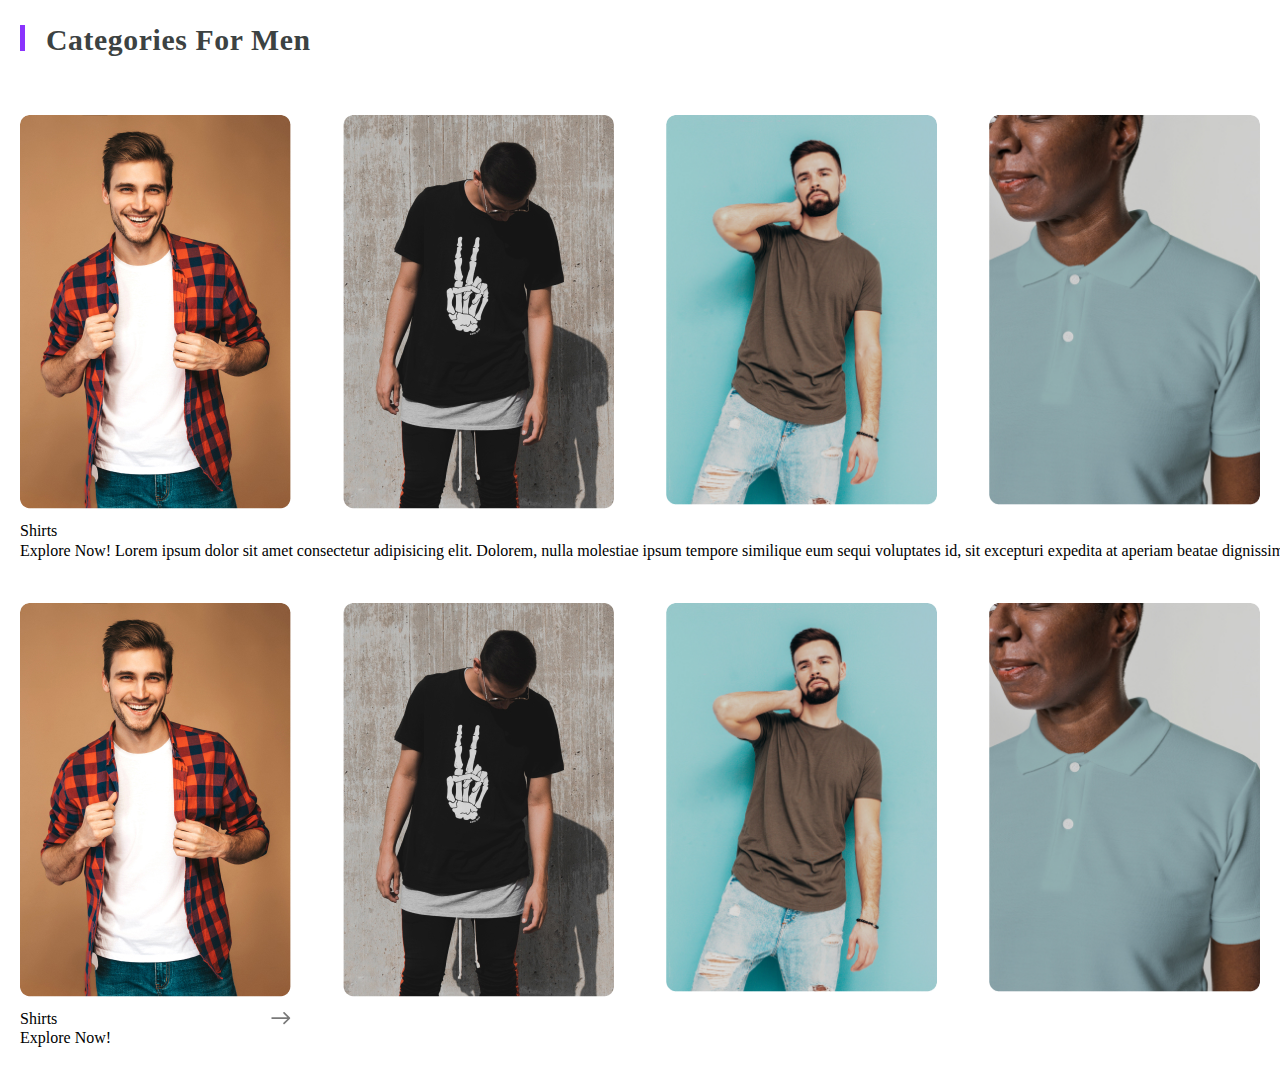
<file: lesson15_homework/index.html>
<!DOCTYPE html>
<!-- Ukraine - uk- -->
<!-- Мова не визначенна - zxx -->
<!-- чи гуглимо lang-kodu-mov -->
<html lang="uk">

<head>

	<link rel="stylesheet" href="css/style.css">
	<meta charset="UTF-8">
	<meta name="viewport" content="width=device-width, initial-scale=1.0">
	<title>lesson_2_html_main_tags</title>
</head>

<body>
	<div class="wrapper">
		<div class="container">
			<header class="header"></header>
			<main class="main">
				<section class="content">
					<div class="content__header">
						<div class="content__title">
							<h2>Categories For Men</h2>
						</div>
					</div>
					<div class="content__body product-cards">
						<div class="product-cards__row card">
							<div class="card__body">
								<div class="card__image">
									<img src="img/photos/photo1.jpg" alt="" class="image-card">
								</div>
								<div class="card__content">
									<div class="card__description">
										<h4 class="card__title">Shirts</h4>
										<div class="card__text">
											<p>Explore Now! Lorem ipsum dolor sit amet consectetur adipisicing elit. Dolorem, nulla
												molestiae ipsum tempore similique eum sequi voluptates id, sit excepturi expedita at
												aperiam beatae dignissimos alias facilis reprehenderit! Quam, hic.</p>
										</div>
									</div>
									<a class="card__link">
										<img src="img/icons/Arrow 1.svg" alt="">
									</a>
								</div>
							</div>
							<div class="card__body">
								<div class="card__image">
									<img src="img/photos/photo2.jpg" alt="" class="image-card">
								</div>
								<div class="card__content">
									<div class="card__description">

									</div>
									<div class="card__icon">

									</div>
								</div>
							</div>
							<div class="card__body">
								<div class="card__image">
									<img src="img/photos/photo3.jpg" alt="" class="image-card">
								</div>
								<div class="card__content">
									<div class="card__description">

									</div>
									<div class="card__icon">

									</div>
								</div>
							</div>
							<div class="card__body">
								<div class="card__image">
									<img src="img/photos/photo4.jpg" alt="" class="image-card">
								</div>
								<div class="card__content">
									<div class="card__description">

									</div>
									<div class="card__link">

									</div>
								</div>
							</div>
						</div>
						<div class="product-cards__row card">
							<div class="card__body">
								<div class="card__image">
									<img src="img/photos/photo1.jpg" alt="" class="image-card">
								</div>
								<div class="card__content">
									<div class="card__description">
										<h4 class="card__title">Shirts</h4>
										<div class="card__text">
											<p>Explore Now!</p>
										</div>
									</div>
									<div class="card__icon">
										<img src="img/icons/Arrow 1.svg" alt="">
									</div>
								</div>
							</div>
							<div class="card__body">
								<div class="card__image">
									<img src="img/photos/photo2.jpg" alt="" class="image-card">
								</div>
								<div class="card__content">
									<div class="card__description">

									</div>
									<div class="card__icon">

									</div>
								</div>
							</div>
							<div class="card__body">
								<div class="card__image">
									<img src="img/photos/photo3.jpg" alt="" class="image-card">
								</div>
								<div class="card__content">
									<div class="card__description">

									</div>
									<div class="card__icon">

									</div>
								</div>
							</div>
							<div class="card__body">
								<div class="card__image">
									<img src="img/photos/photo4.jpg" alt="" class="image-card">
								</div>
								<div class="card__content">
									<div class="card__description">

									</div>
									<div class="card__icon">

									</div>
								</div>
							</div>
						</div>
					</div>
				</section>
			</main>
			<footer class="footer"></footer>

		</div>
	</div>
</body>
</file>
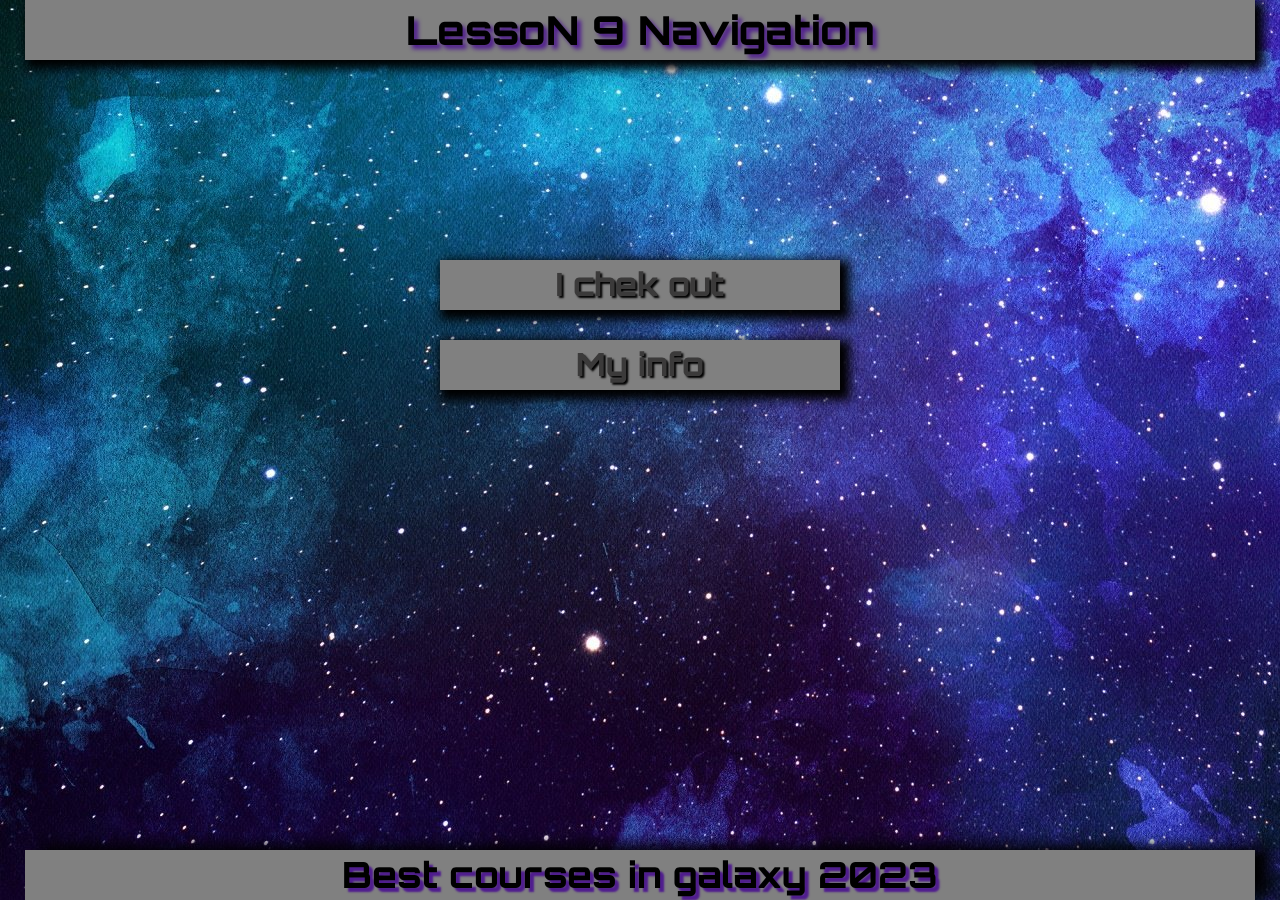
<file: lesson16_homework/index.html>
<!DOCTYPE html>
<html lang="uk">

<head>
	<link rel="stylesheet" href="css/indexstyle.css">
	<meta charset="UTF-8">
	<meta name="viewport" content="width=device-width, initial-scale=1.0">
	<title>Navigation</title>
</head>

<body>
	<div class="wrapper">
		<div class="general-container">
			<nav class="nav">
				<div class="title">
					<h1>
						LessoN 9
						Navigation
					</h1>
				</div>
			</nav>
			<main class="main">
				<div class="main__container">

					<ul class="list">
						<li class="list__item"><a target="I chek out" href="I-chek-out.html" class="link">I chek out
							</a></li>
						<li class="list__item"><a target="My info" href="myinfo.html" class="link">My info</a></li>

					</ul>
				</div>
			</main>
			<footer class="footer">
				<div class="footer__container">
					<div class="footerlogo">
						Best courses in galaxy 2023
					</div>
				</div>
			</footer>
		</div>
	</div>
</body>

</html>
</file>
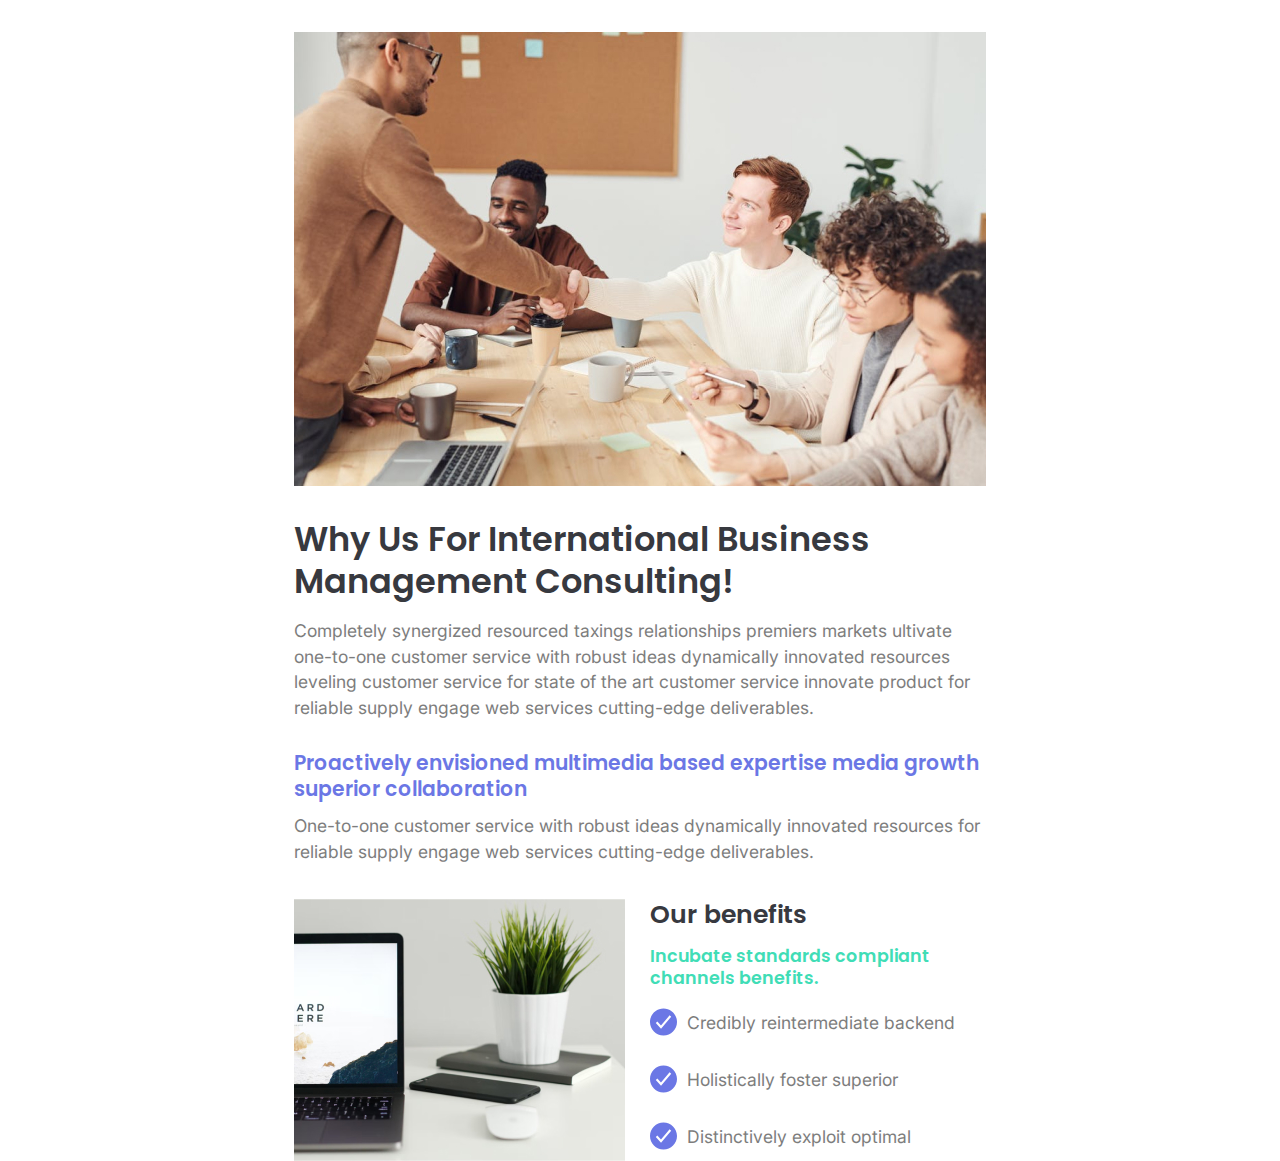
<file: lesson6_homework/index.html>
<!DOCTYPE html>
<!-- Ukraine - uk- -->
<!-- Мова не визначенна - zxx -->
<!-- чи гуглимо lang-kodu-mov -->
<html lang="uk">

<head>

	<link rel="stylesheet" href="css/style.css">
	<meta charset="UTF-8">
	<meta name="viewport" content="width=device-width, initial-scale=1.0">
	<title>lesson6</title>
</head>

<body>

	<div class="wrapper">
		<div class="container">
			<div class="why-us">
				<div class="title">
					<img class="main-image" src="img/main.jpg" alt="main-image">
					<h1>
						Why Us For International Business Management Consulting!
					</h1>
					<p>
						Completely synergized resourced taxings relationships premiers markets ultivate one-to-one customer
						service with robust
						ideas dynamically innovated resources leveling customer service for state of the art customer service
						innovate product
						for reliable supply engage web services cutting-edge deliverables.
					</p>
				</div>
				<div class="subtitle">
					<h2>
						Proactively envisioned multimedia based expertise media growth superior collaboration
					</h2>
					<p>
						One-to-one customer service with robust ideas dynamically innovated resources for reliable supply
						engage web services
						cutting-edge deliverables.
					</p>
				</div>
				<div class="benefits">

					<div class="description">

					</div>
					<div class="benefits__row">
						<div class="image">
							<img src="img/side left.jpg" alt="side left-image">
						</div>
						<div class="benefits-rightside">
							<div class="benefits__title">
								<h2>
									Our benefits
								</h2>
								
								<div class="benefits__subtitle">
									Incubate standards compliant
									channels benefits.
								</div>
								<div class="benefits__list">
									<ul class="list__item">
										<li class="item-list cheked">Credibly reintermediate backend</li>
										<li class="item-list cheked">Holistically foster superior</li>
										<li class="item-list cheked">Distinctively exploit optimal</li>
									</ul>
								</div>
							</div>
						</div>
					</div>

				</div>


			</div>
		</div>
</body>
</file>
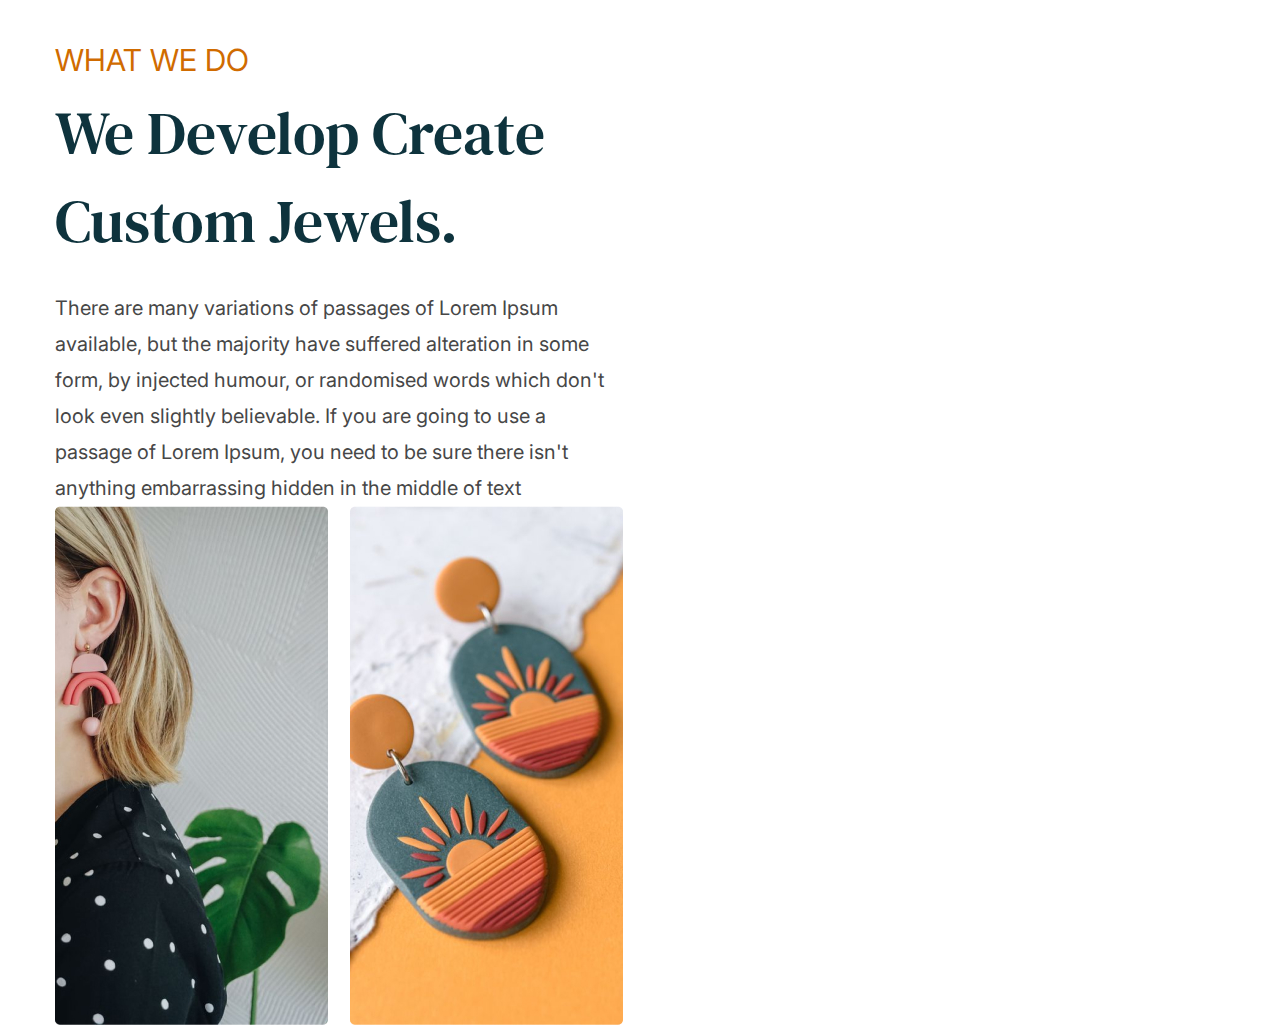
<file: lesson6_homework_part 2.1/index.html>
<!DOCTYPE html>
<!-- Ukraine - uk- -->
<!-- Мова не визначенна - zxx -->
<!-- чи гуглимо lang-kodu-mov -->
<html lang="uk">

<head>
	<link rel="stylesheet" href="css/style.css">
	<meta charset="UTF-8">
	<meta name="viewport" content="width=device-width, initial-scale=1.0">
	<title>lesson_6 homework</title>
</head>

<body>
	<div class="wrapper">
		<div class="container">
			<header class="header">
			</header>
			<main class="main">
				<section class="we-develope">
					<div class="we-develope__left">
						<h1 class="header__title">
							WHAT WE DO
						</h1>
						<div class="we-develope__subtitle">
							<h2>
								We Develop Create Custom Jewels.
							</h2>
						</div>
						<div class="text">
							<p>There are many variations of passages of Lorem Ipsum available, but the majority have suffered
								alteration in some form,
								by injected humour, or randomised words which don't look even slightly believable. If you are
								going
								to
								use a passage of
								Lorem Ipsum, you need to be sure there isn't anything embarrassing hidden in the middle of text
							</p>
						</div>
					</div>
					<div class="images-develope">
						<img class="image-develope" src="img/Rectangle 23.jpg" alt="">
						<img class="image-develope" src="img/Rectangle 22.jpg" alt="">
					</div>
				</section>
			</main>
			<footer>

			</footer>
		</div>
	</div>

</body>
</file>
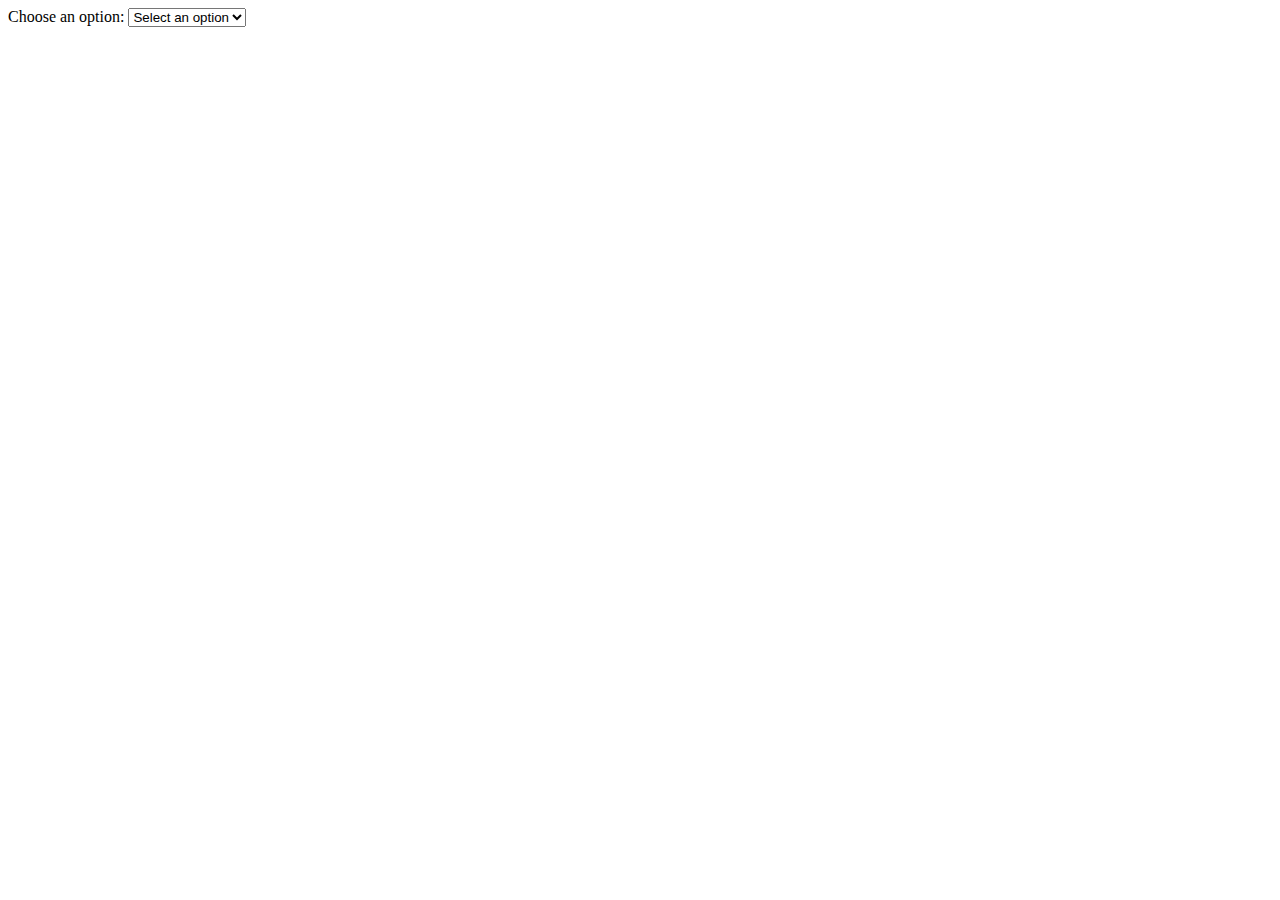
<file: lesson16_homework/Empty Select (example).html>
<!DOCTYPE html>
<html lang="en">

<head>
	<meta charset="UTF-8">
	<meta name="viewport" content="width=device-width, initial-scale=1.0">
	<title>Empty Select on Focus</title>
	<style>
		/* Установка плейсхолдера для select */
		select option[value=""]:first-child {
			color: #999;
			/* Цвет текста плейсхолдера */
			display: none;
			/* Скрытие пустого элемента */
		}

		/* Стилизация плейсхолдера при фокусе */
		select:focus option[value=""]:first-child {
			display: block;
			/* Отображение плейсхолдера при фокусе */
		}
	</style>
</head>

<body>

	<!-- Пример пустого select с плейсхолдером -->
	<label for="mySelect">Choose an option:</label>
	<select id="mySelect">
		<option value="" disabled selected>Select an option</option>
		<option value="option1">Option 1</option>
		<option value="option2">Option 2</option>
		<option value="option3">Option 3</option>
	</select>

</body>

</html>
</file>
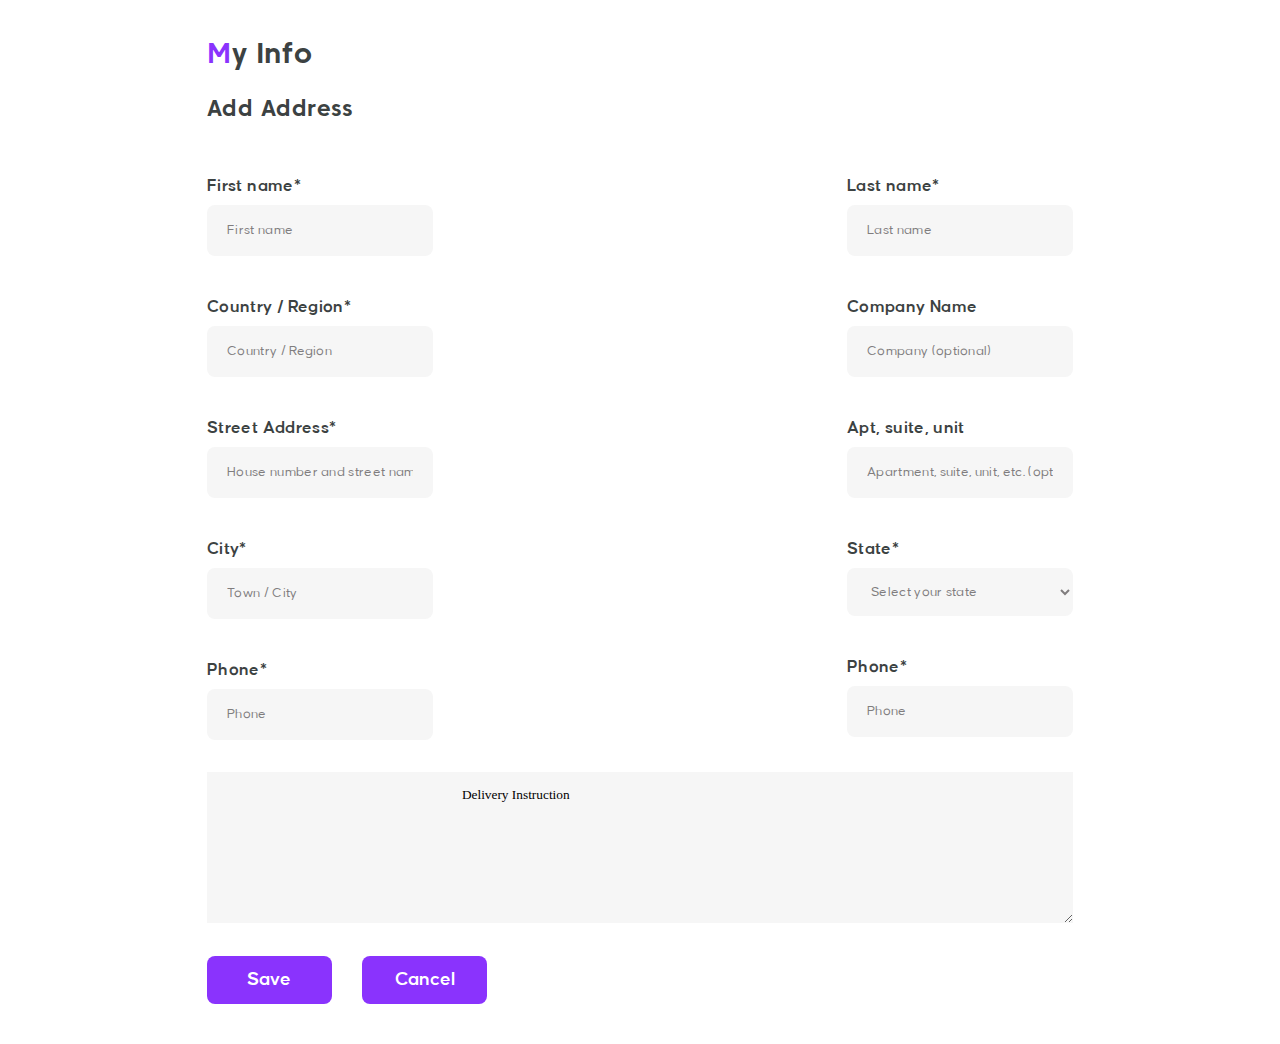
<file: lesson16_homework/myinfo.html>
<!DOCTYPE html>
<html lang="en">

<head>
	<link rel="stylesheet" href="css/myinfo.css">
	<meta charset="UTF-8">
	<meta name="viewport" content="width=device-width, initial-scale=1.0">
	<title>Document</title>
</head>

<body>
	<div class="wrapper">
		<div class="container">
			<header class="header"></header>
			<main class="main">
				<div class="form-container">
					<div class="form__titles">
						<h2>My Info</h2>
						<h3>Add Address</h3>
					</div>
					<form class="form__body form">
						<div class="form__row">
							<div class="leftside">
								<div class="form-name" action="#" method="GET">
									<div class="input-group">
										<label class="input-group__label" for="firstname">First name*</label>
										<input class="input-group__line-input" id="firstname" tabindex="1" name="firstname"
											type="text" autocomplete="on" placeholder="First name" required>
									</div>
									<div class="input-group">
										<label class="input-group__label" for="country">Country / Region*</label>
										<input class="input-group__line-input" id="country" name="country" tabindex="3"
											type="text" autocomplete="on" placeholder="Country / Region">
									</div>
									<div class="input-group">
										<label class="input-group__label" for="street">Street Address*</label>
										<input class="input-group__line-input" id="street" name="street" tabindex="5" type="text"
											autocomplete="on" placeholder="House number and street name">
									</div>
									<div class="input-group">
										<label class="input-group__label" for="city">City*</label>
										<input class="input-group__line-input" id="city" name="city" tabindex="7" type="text"
											autocomplete="on" placeholder="Town / City">
									</div>
									<div class="input-group">
										<label class="input-group__label" for="city">Phone*</label>
										<input class="input-group__line-input" id="phone" name="phone" tabindex="9" type="tel"
											autocomplete="on" placeholder="Phone">
									</div>
								</div>
							</div>
							<div class="rightside">
								<div class="form-name" action="#" method="GET">
									<div class="input-group">
										<label class="input-group__label" for="lastname">Last name*</label>
										<input class="input-group__line-input" id="lastname" tabindex="2" name="lastname"
											type="text" autocomplete="on" placeholder="Last name">
									</div>
									<div class="input-group">
										<label class="input-group__label" for="company">Company Name</label>
										<input class="input-group__line-input" id="company" name="company" tabindex="4"
											type="text" autocomplete="on" placeholder="Company (optional)">
									</div>
									<div class="input-group">
										<label class="input-group__label" for="flat/office">Apt, suite, unit</label>
										<input class="input-group__line-input" id="flat/office" name="flat/office" tabindex="6"
											type="text" autocomplete="on" placeholder="Apartment, suite, unit, etc. (optional)">
									</div>
									<div class="input-group">
										<label class="input-group__label" for="state">State*</label>
										<select class="input-group__line-input" id="state" name="state" tabindex="8" 
											autocomplete="on" placeholder="State">
											<option value="" disabled selected>Select your state</option>
											<option value="1">Alabama</option>
											<option value="2">California</option>
											<option value="3">Colorado</option>
											<option value="4">Connecticut</option>
										</select>
									</div>
									<div class="input-group">
										<label class="input-group__label" for="city">Phone*</label>
										<input class="input-group__line-input" id="phone" name="phone" tabindex="9" type="tel"
											autocomplete="on" placeholder="Phone">
									</div>
								</div>
							</div>
						</div>
						<div class="form__column">
							<div class="form__delivery-instruction">
								<textarea tabindex="11" class="form__textarea" name="Delivery Instruction" id="delivery"
									placeholder="Delivery Instruction">
									Delivery Instruction
								</textarea>
							</div>
							<div class="form__buttons">
								<button class="form__buttton" type="submit">Save</button>
								<button class="form__buttton" type="clear">Cancel</button>
							</div>
						</div>
					</form>
				</div>
			</main>
			<footer class="footer"></footer>
		</div>
	</div>
</body>

</html>
</file>
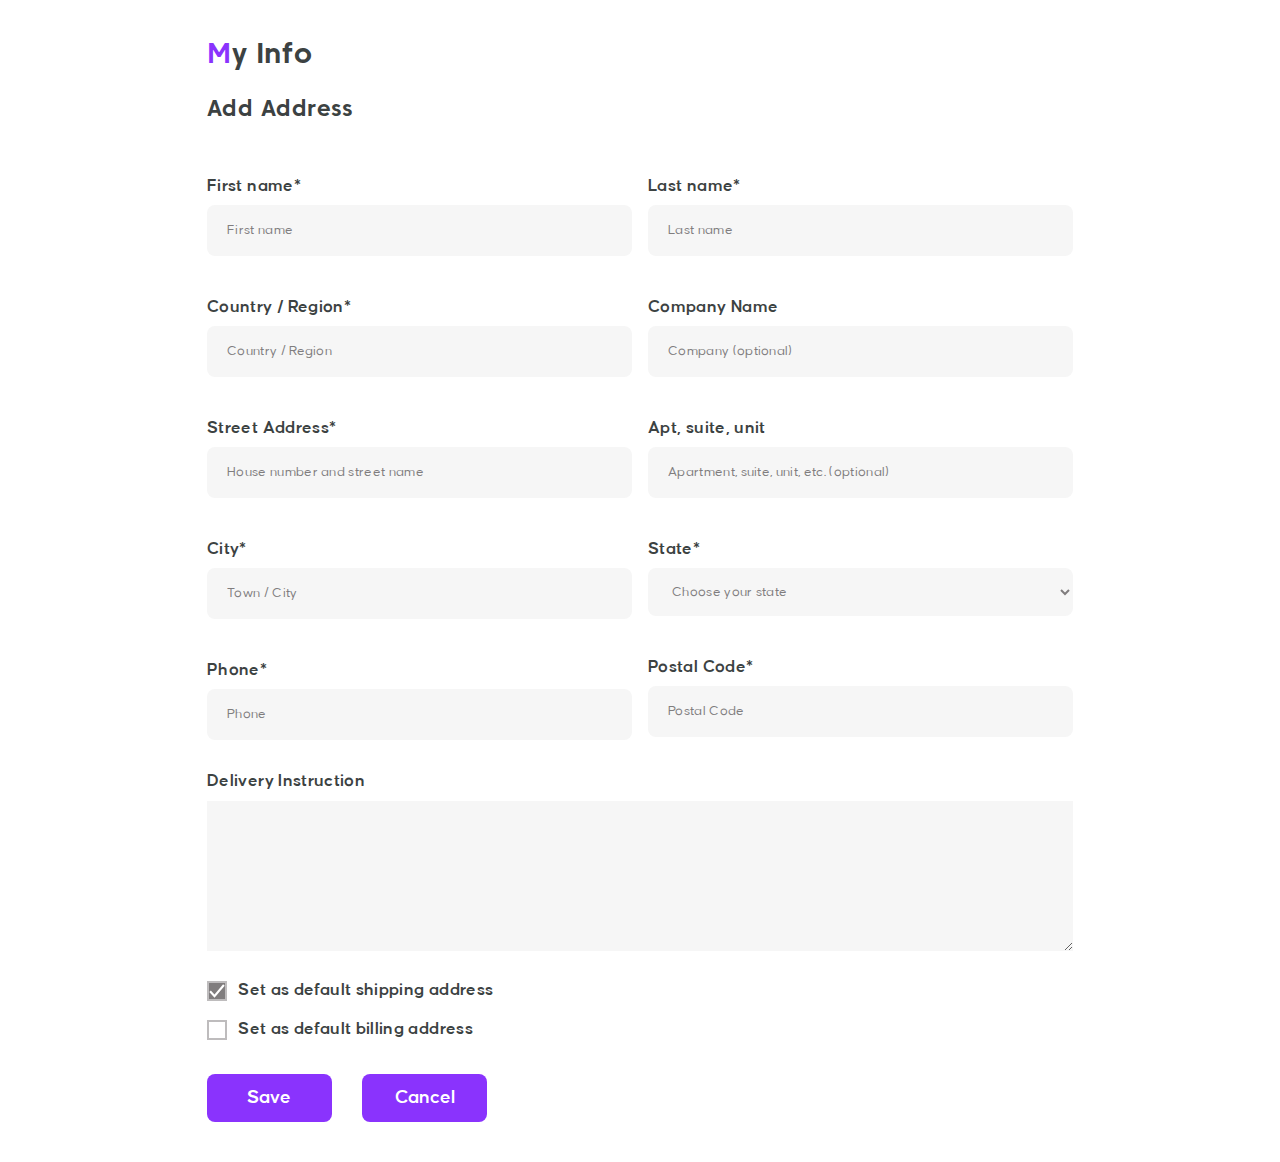
<file: lesson16_homework/myinfo2.html>
<!DOCTYPE html>
<html lang="en">

<head>
	<link rel="stylesheet" href="css/myinfo.css">
	<meta charset="UTF-8">
	<meta name="viewport" content="width=device-width, initial-scale=1.0">
	<title>Document</title>
</head>

<body>
	<div class="wrapper">
		<div class="container">
			<header class="header"></header>
			<main class="main">
				<div class="form">
					<div class="form__titles">
						<h2>My Info</h2>
						<h3>Add Address</h3>
					</div>
					<form class="form__body form">
						<div class="form__row">
							<div class="leftside-forms">
								<div class="form-name">
									<div class="input-group">
										<label class="input-group__label" for="firstname">First name*</label>
										<input class="input-group__line-input" id="firstname" tabindex="1" name="firstname"
											type="text" autocomplete="on" placeholder="First name" required>
									</div>
									<div class="input-group">
										<label class="input-group__label" for="country">Country / Region*</label>
										<input class="input-group__line-input" id="country" name="country" tabindex="3"
											type="text" autocomplete="on" placeholder="Country / Region">
									</div>
									<div class="input-group">
										<label class="input-group__label" for="street">Street Address*</label>
										<input class="input-group__line-input" id="street" name="street" tabindex="5" type="text"
											autocomplete="on" placeholder="House number and street name">
									</div>
									<div class="input-group">
										<label class="input-group__label" for="city">City*</label>
										<input class="input-group__line-input" id="city" name="city" tabindex="7" type="text"
											autocomplete="on" placeholder="Town / City">
									</div>
									<div class="input-group">
										<label class="input-group__label" for="city">Phone*</label>
										<input class="input-group__line-input" id="phone" name="phone" tabindex="9" type="tel"
											autocomplete="on" placeholder="Phone">
									</div>
								</div>
							</div>
							<div class="rightside-forms">
								<div class="form-name" action="#" method="GET">
									<div class="input-group">
										<label class="input-group__label" for="lastname">Last name*</label>
										<input class="input-group__line-input" id="lastname" tabindex="2" name="lastname"
											type="text" autocomplete="on" placeholder="Last name">
									</div>
									<div class="input-group">
										<label class="input-group__label" for="company">Company Name</label>
										<input class="input-group__line-input" id="company" name="company" tabindex="4"
											type="text" autocomplete="on" placeholder="Company (optional)">
									</div>
									<div class="input-group">
										<label class="input-group__label" for="flat/office">Apt, suite, unit</label>
										<input class="input-group__line-input" id="flat/office" name="flat/office" tabindex="6"
											type="text" autocomplete="on" placeholder="Apartment, suite, unit, etc. (optional)">
									</div>
									<div class="input-group">
										<label class="input-group__label" for="state">State*</label>
										<select class="input-group__line-input" id="state" name="state" tabindex="8" required
											autocomplete="on" placeholder="State">
											<option value="0" disabled selected>Choose your state</option>
											<option value="1">Alabama</option>
											<option value="2" disabled>California</option>
											<option value="3">Colorado</option>
											<option value="4">Connecticut</option>
										</select>
									</div>
									<div class="input-group">
										<label class="input-group__label" for="city">Postal Code*</label>
										<input class="input-group__line-input" id="postal-code" name="postal-code" tabindex="10"
											type="number" autocomplete="on" placeholder="Postal Code">
									</div>
								</div>
							</div>
						</div>
						<div class="form__column">
							<div class="form__delivery-instruction delivery">
								<label class="textarea__label" for="delivery">Delivery Instruction</label>
								<textarea class="form__textarea" name="Delivery Instruction" id="delivery"
									placeholder="Delivery Instruction">
								</textarea>
							</div>
							<div class="checkbox">
								<div class="checkbox__body">
									<input id="shipping" class="checkbox__input" name="shipping" type="checkbox" checked>
									<label class="checkbox__label" for="shipping">Set as default shipping address</label>

								</div>
								<div class="checkbox__body">
									<input id="billing" class="checkbox__input" name="shipping" type="checkbox">
									<label class="checkbox__label" for="billing">Set as default billing address</label>

								</div>
							</div>
							<div class="form__buttons">
								<button class="form__buttton" type="submit">Save</button>
								<button class="form__buttton" type="clear">Cancel</button>
							</div>
						</div>
					</form>
				</div>
			</main>
			<footer class="footer"></footer>
		</div>
	</div>
</body>

</html>
</file>
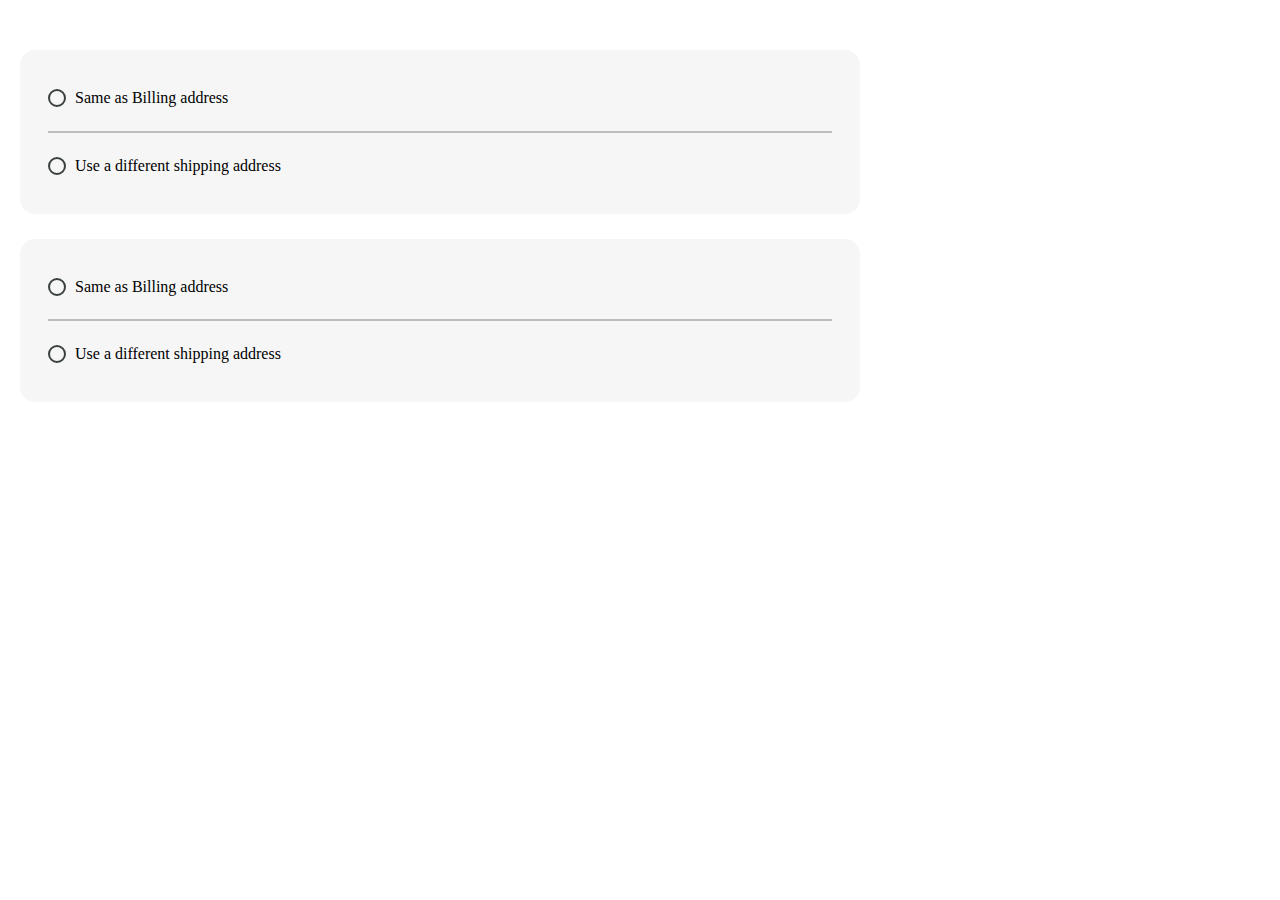
<file: lesson16_homework/radio-example.html>
<!DOCTYPE html>
<html lang="en">

<head>
	<link rel="stylesheet" href="css/radioexample.css">
	<meta charset="UTF-8">
	<meta name="viewport" content="width=device-width, initial-scale=1.0">

	<title>Document</title>
</head>

<body>
	<div class="container">
		<form action="#" method="GET" class="formgen">
			<fieldset class="radios">
				<div class="form-group">
					<label class="radio-label">
						<input class="real-radio" type="radio" name="address" value="same" tabindex="1">
						<span class="custom-radio"></span>
						Same as Billing address
					</label>
					<label class="radio-label">
						<input class="real-radio" type="radio" name="address" value="different" tabindex="2">
						<span class="custom-radio"></span>
						Use a different shipping address
					</label>
				</div>
			</fieldset class="radios">
			<fieldset class="radios">
				<div class="form-group">
					<label class="radio-label">
						<input class="real-radio" type="radio" name="address" value="same" tabindex="1">
						<span class="custom-radio"></span>
						Same as Billing address
					</label>
					<label class="radio-label">
						<input class="real-radio" type="radio" name="address" value="different" tabindex="2">
						<span class="custom-radio"></span>
						Use a different shipping address
					</label>
				</div>
			</fieldset class="radios">
		</form>
	</div>
</body>

</html>
</file>
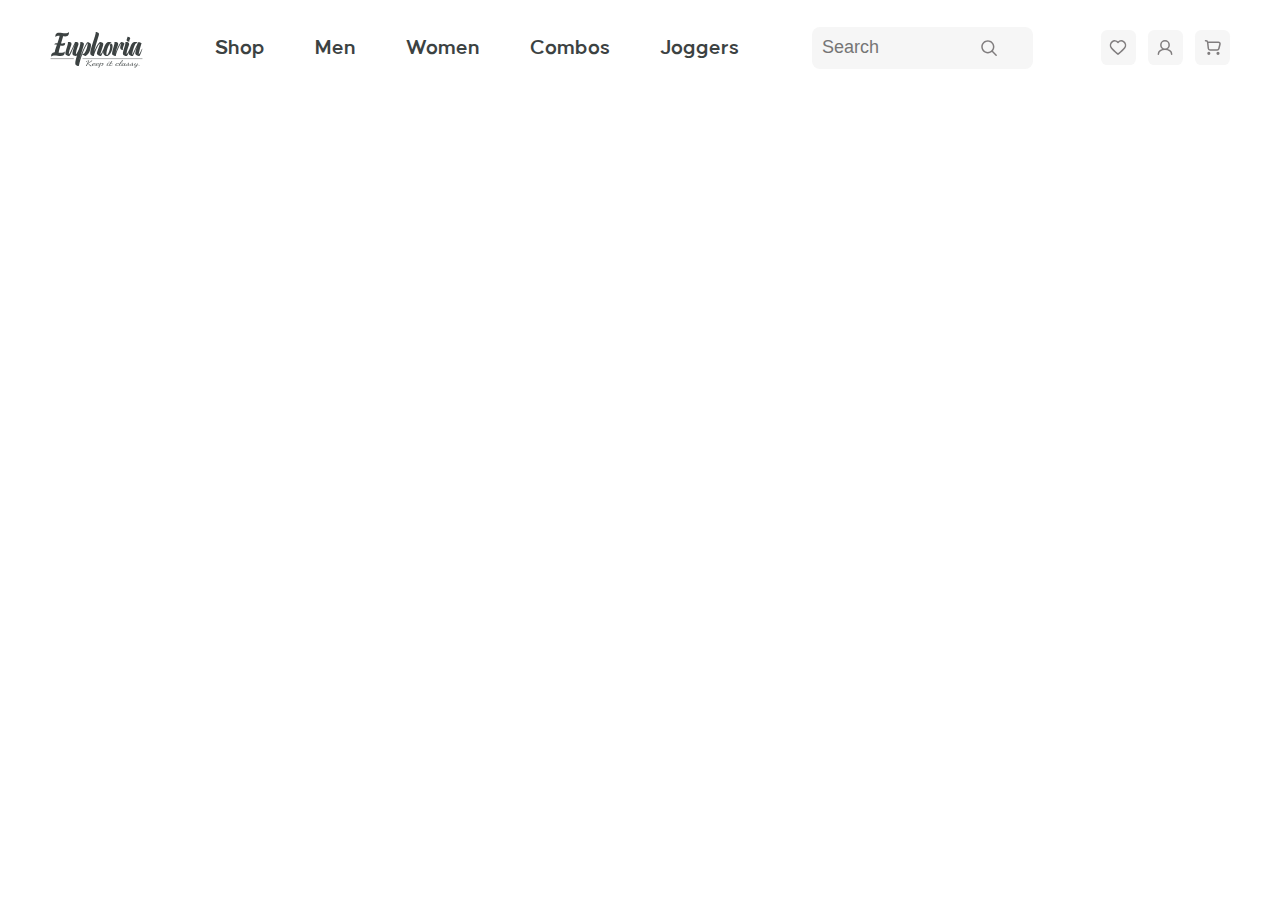
<file: lesson19_homework_example/gride-full.html>
<!DOCTYPE html>
<html lang="en">

<head>
	<link rel="stylesheet" href="css/grid-full.css">
	<meta charset="UTF-8">
	<meta name="viewport" content="width=device-width, initial-scale=1.0">
	<title>Document</title>
</head>

<body>
	<div class="wrapper">
		<div class="gen-container">
			<nav class="nav"></nav>
			<header class="header">
				<div class="header-container">
					<a href="" class="header__link logo-link">
						<img src="img/icons-svg/logo.svg" alt="" class="logo-image">
					</a>
					<ul class="menu">
						<li class="menu__item">
							<a href="" class="menu__link">Shop</a>
							<ul class="submenu">
								<li class="submenu__item">
									<a href="" class="submenu__link"></a>
									<ul class="supmenu">
										<a href="" class="supmenu__link"></a>
										<li class="supmenu__item"></li>
									</ul>
								</li>
							</ul>
						</li>
						<li class="menu__item">
							<a href="" class="menu__link">Men</a>
							<ul class="submenu">
								<li class="submenu__item">
										<a href="" class="submenu__link">Shorts</a>
									<ul class="supmenu">
										<a href="" class="supmenu__link"></a>
										<li class="supmenu__item"></li>
									</ul>
								</li>
								<li class="submenu__item">
										<a href="" class="submenu__link">Shorts</a>
									<ul class="supmenu">
										<a href="" class="supmenu__link"></a>
										<li class="supmenu__item"></li>
									</ul>
								</li>
								<li class="submenu__item">
										<a href="" class="submenu__link">Shorts</a>
									<ul class="supmenu">
										<a href="" class="supmenu__link"></a>
										<li class="supmenu__item"></li>
									</ul>
								</li>
								<li class="submenu__item">
										<a href="" class="submenu__link">Shorts</a>
									<ul class="supmenu">
										<a href="" class="supmenu__link"></a>
										<li class="supmenu__item"></li>
									</ul>
								</li>
							</ul>
						</li>
						<li class="menu__item">
							<a href="" class="menu__link">Women</a>
							<ul class="submenu">
								<li class="submenu__item">
									<a href="" class="submenu__link"></a>
								</li>
							</ul>
						</li>
						<li class="menu__item">
							<a href="" class="menu__link">Combos</a>
							<ul class="submenu">
								<li class="submenu__item">
									<a href="" class="submenu__link"></a>
								</li>
							</ul>
						</li>
						<li class="menu__item">
							<a href="" class="menu__link">Joggers</a>
							<ul class="submenu">
								<li class="submenu__item">
									<a href="" class="submenu__link"></a>
								</li>
							</ul>
						</li>
					</ul>
					<div class="input-wrapper">
						<input placeholder="Search" class="search" type="search" id="searchInput" name="q" required>
						<div class="input-image">
							<img src="img/icons-svg/search.svg" alt="">
						</div>
					</div>
					<div class="icons">
						<a href="" class="icons__link"><img src="img/icons-svg/heart.svg" alt="" class="icons__image"></a>
						<a href="" class="icons__link"><img src="img/icons-svg/user.svg" alt="" class="icons__image"></a>
						<a href="" class="icons__link"><img src="img/icons-svg/shopping cart.svg" alt=""
								class="icons__image"></a>
					</div>
				</div>
			</header>
			<main class="main">
				<section class="new-arrival">
				
				</section>
			</main>
			<footer class="footer"></footer>
		</div>
	</div>
</body>

</html>
</file>
<file: lesson15_homework/css/style.css>
@import "nullstyle.css";
body {
	font-size: 16px;
	min-height: 100vh;
}
.wrapper {
	max-width: 100%;
	overflow: clip;
}
.container {
	max-width: 1270px;
	padding: 25px 15px;
	margin: 0 auto;
}
.header {
}

.main {
}

.content {
}
.content__header {
	margin-bottom: 4.37rem;
}
.content__title {
	display: inline-block;
	color: #3c4242;
	padding-left: 26px;
	position: relative;
	font-family: "Core Sans C" sans-serif;
	font-size: 2.125rem;
	font-style: normal;
	font-weight: 600;
	line-height: 2.09375rem;
	letter-spacing: 0.0425rem;
}

.content__title::before {
	position: absolute;
	top: 0;
	left: 0;

	display: inline-block;
	content: "";
	width: 0.375rem;
	height: 1.875rem;
	background-color: #8a33fd;
}
.content__body {
	display: flex;
	flex-wrap: wrap;
	gap: 3.14rem;
}
.product-cards {
	margin: 0 auto;
	background-color: rgb(255, 255, 255);
	display: flex;
	flex-direction: column;
}
.product-cards__row {
	flex: 50%;
	display: flex;
	justify-content: space-between;
	flex-wrap: wrap;
	gap: 3.14rem;
}
.card {
	display: flex;
}
.card__body {
	display: flex;
	flex: 0 0 271px;
	flex-direction: column;
	max-width: 271px;
}
.card__image {
	min-width: 271px;
	min-height: 24.57863rem;
	max-width: 271px;

	margin-bottom: 1rem;
}
.card__image img {
	width: 100%;
	height: 100%;
}
.image-card {
	border-radius: 0.635rem;
}

.card__content {
	display: flex;
	justify-content: space-between;
}
.card__description {
	display: flex;
	flex-direction: column;
	flex: 1 0 auto;
}
.card__title {
	flex-grow: 1;
	margin-bottom: 0.24rem;
}
.card__text {
	flex: 0 0 auto;
}
.card__link {
	cursor: pointer;
	align-self: flex-start;
	line-height: 16px;
	display: inline-block;
}
</file>
<file: lesson16_homework/css/indexstyle.css>
@import "nullstyle.css";
@import url("https://fonts.googleapis.com/css2?family=Roboto+Slab:wght@300;500&family=Rubik+Marker+Hatch&display=swap");
@import url("https://fonts.googleapis.com/css?family=Orbitron:regular,500,600,800&display=swap");

/*--------------------*/
a {
	display: inline-block;
}

.wrapper {
	min-height: 100vh;
	max-width: 1600px;
	overflow: hidden;
	margin: 0 auto;
}

.general-container {
	min-height: 100vh;
	display: flex;
	flex-direction: column;
	max-width: 1230px;

	margin: 0 auto;
}
.main {
	flex: 1 0 auto;
}

body {
	filter: saturate(1) blur(0px) brightness(1);
	background: url(../img/1643955119_4-abrakadabra-fun-p-besshovnaya-tekstura-kosmosa-7.jpg);
}

.title {
	width: 100%;
	font-family: "Orbitron", sans-serif;
	font-weight: 800;
	text-align: center;
	font-size: 40px;
	line-height: 1.5;
	margin-bottom: 200px;
	background-color: grey;
	-webkit-box-shadow: 5px 5px 10px 5px;
	box-shadow: 5px 5px 10px 4px;
	text-shadow: 4px 4px 4px rgb(79, 28, 142);
}

.list {
	max-width: 400px;
	margin: 0 auto;
}
.list li:not(:last-child) {
	margin-bottom: 30px;
}
.list li {
	margin: 0 auto;

	position: relative;
}
li:hover ::before {
	visibility: visible;
}

li::before {
	content: "";
	position: absolute;
	left: -70px;
	top: 50%; /* Регулируйте положение изображения по вертикали */
	transform: translateY(-50%);
	width: 53px; /* Регулируйте ширину изображения */
	height: 53px; /* Регулируйте высоту изображения */
	background-image: url("../img/icons/123.png");

	background-size: cover; /* Регулируйте масштабирование изображения */
	background-repeat: no-repeat;
	margin-right: 0; /* Регулируйте отступ между изображением и текстом */
	border-radius: 50%;
	opacity: 0;
	box-shadow: 3px 3px 8px rgba(225, 201, 254, 0.655);
}
li::after {
	content: "";
	position: absolute;

	right: -66px;
	top: 50%; /* Регулируйте положение изображения по вертикали */
	transform: translateY(-50%);
	width: 53px; /* Регулируйте ширину изображения */
	height: 53px; /* Регулируйте высоту изображения */
	background-image: url("../img/icons/123.png");
	background-size: cover; /* Регулируйте масштабирование изображения */
	background-repeat: no-repeat;
	margin-right: -8px; /* Регулируйте отступ между изображением и текстом */
	border-radius: 50%;
	opacity: 0;
	box-shadow: 3px 3px 8px rgba(225, 201, 254, 0.655);
}
li:hover::before {
	opacity: 1;
	transition: all 0.2s;
}
li:hover::after {
	opacity: 1;
	transition: all 0.2s;
}
.link {
	font-family: "Orbitron", sans-serif;
	font-weight: 800;
	text-align: center;
	font-size: 32px;
	line-height: 1.4;
	background-color: grey;
	vertical-align: middle;
	color: rgb(59, 58, 58);
	-webkit-box-shadow: 5px 5px 10px 5px black;
	box-shadow: 5px 5px 10px 5px black;
	display: inline-block;
	border: 2px solid grey;
	width: 400px;
	height: 50px;
	text-shadow: 2px 2px 2px black;
}
.link:hover {
	text-shadow: 3px 3px 3px white;
	background-color: rgb(47, 46, 46);
	-webkit-box-shadow: 7px 7px 4px rgb(79, 28, 142);
	box-shadow: 7px 7px 8px rgba(225, 201, 254, 0.655);
	border: 2px solid rgb(188, 186, 193);
}
.footer {
	align-items: flex-end;
}
.footer__container {
	width: 100%;
	position: relative;

	font-family: "Orbitron", sans-serif;
	font-weight: 800;
	text-align: center;
	font-size: 36px;
	line-height: 1.4;
	background-color: grey;
	-webkit-box-shadow: 5px -5px 10px 3px;
	box-shadow: 15px -5px 14px black;
	text-shadow: 4px 4px 2px rgb(79, 28, 142);
}
</file>
<file: lesson6_homework/css/style.css>
@charset "UTF-8";
/*Обнуление*/
@import url("https://fonts.googleapis.com/css?family=Inter:regular,500,600,700&display=swap");
@import url("https://fonts.googleapis.com/css?family=Poppins:300,regular,600,700&display=swap");
* {
  padding: 0;
  margin: 0;
  border: 0;
}

*,
*:before,
*:after {
  -webkit-box-sizing: border-box;
  box-sizing: border-box;
}

:focus,
:active {
  outline: none;
}

a:focus,
a:active {
  outline: none;
}

nav,
footer,
header,
aside {
  display: block;
}

html,
body {
  height: 100%;
  width: 100%;
  font-size: 100%;
  line-height: 1;
  font-size: 14px;
  -ms-text-size-adjust: 100%;
  -moz-text-size-adjust: 100%;
  -webkit-text-size-adjust: 100%;
}

input,
button,
textarea {
  font-family: inherit;
}

input::-ms-clear {
  display: none;
}

button {
  cursor: pointer;
}

button::-moz-focus-inner {
  padding: 0;
  border: 0;
}

a,
a:visited {
  text-decoration: none;
}

a:hover {
  text-decoration: none;
}

ul li {
  list-style: none;
}

img {
  vertical-align: top;
}

h1,
h2,
h3,
h4,
h5,
h6 {
  font-size: inherit;
  font-weight: inherit;
}

/*--------------------*/
body {
  font-family: "inter";
  font-size: 1.125rem;
  font-weight: normal;
}

.wrapper {
  min-height: 100%;
  overflow: hidden;
}

.container {
  max-width: 1920px;
  margin: 0 auto;
}

.why-us {
  margin: 0 auto;
  max-width: 692px;
  display: -webkit-box;
  display: -ms-flexbox;
  display: flex;
  -webkit-box-orient: vertical;
  -webkit-box-direction: normal;
      -ms-flex-direction: column;
          flex-direction: column;
}

.title {
  margin-bottom: 2.2rem;
}
.title h1 {
  margin-bottom: 1rem;
  color: #37393f;
  font-family: "Poppins";
  font-size: 2.4rem;
  font-style: normal;
  font-weight: 600;
  line-height: 127%;
}
.title p {
  color: #7d7d7d;
  font-family: Inter;
  font-size: 1.25rem;
  font-style: normal;
  font-weight: 400;
  line-height: 146.187%;
}

.main-image {
  padding: 2.31rem 0rem;
}
.main-image img {
  max-width: 100%;
  height: auto;
}

.subtitle h2 {
  color: #6b77e5;
  font-family: "Poppins";
  font-size: 1.45rem;
  font-style: normal;
  font-weight: 600;
  line-height: 127%;
  margin-bottom: 0.75rem;
}
.subtitle p {
  margin-bottom: 2.5rem;
  color: #7d7d7d;
  font-family: "Inter";
  font-size: 1.25rem;
  font-style: normal;
  font-weight: 400;
  line-height: 146.187%;
}

.benefits__title H2 {
  color: #37393f;
  font-family: "Poppins";
  font-size: 1.8rem;
  font-style: normal;
  font-weight: 600;
  line-height: 127%;
  margin-bottom: 1rem;
}
.benefits__subtitle {
  color: #40ddb6;
  font-family: Poppins;
  font-size: 1.25rem;
  font-style: normal;
  font-weight: 600;
  line-height: 127%;
  margin-bottom: 1.3rem;
}
.benefits__row {
  display: -webkit-box;
  display: -ms-flexbox;
  display: flex;
  -ms-flex-pack: distribute;
      justify-content: space-around;
  gap: 1.8rem;
}

.benefits-rightside {
  display: -webkit-box;
  display: -ms-flexbox;
  display: flex;
  -webkit-box-orient: vertical;
  -webkit-box-direction: normal;
      -ms-flex-direction: column;
          flex-direction: column;
}

.image {
  -webkit-box-flex: 0;
      -ms-flex: 0 0 331px;
          flex: 0 0 331px;
}

.list__item li:not(:last-child) {
  margin-bottom: 1.8rem;
}

.item-list {
  color: #7d7d7d;
  font-family: "Inter";
  font-size: 1.25rem;
  font-style: normal;
  font-weight: 400;
  line-height: normal;
}

.list__item ::before {
  content: url("../img/vector.svg"); /* Символ, который будет использоваться в качестве маркера */
  margin-right: 0.7rem; /* Отступ между маркером и текстом */
  display: inline-block;
  vertical-align: middle;
}
</file>
<file: lesson6_homework_part 2.1/css/style.css>
@charset "UTF-8";
@import url("https://fonts.googleapis.com/css?family=Inter:regular,500,600,700&display=swap");
@import url("https://fonts.googleapis.com/css?family=DM+Serif+Text:regular&display=swap");
/*Обнуление*/
* {
  padding: 0;
  margin: 0;
  border: 0;
}

*,
*:before,
*:after {
  -webkit-box-sizing: border-box;
  box-sizing: border-box;
}

:focus,
:active {
  outline: none;
}

a:focus,
a:active {
  outline: none;
}

nav,
footer,
header,
aside {
  display: block;
}

html,
body {
  height: 100%;
  width: 100%;
  font-size: 100%;
  line-height: 1;
  font-size: 16px;
  -ms-text-size-adjust: 100%;
  -moz-text-size-adjust: 100%;
  -webkit-text-size-adjust: 100%;
}

input,
button,
textarea {
  font-family: inherit;
}

input::-ms-clear {
  display: none;
}

button {
  cursor: pointer;
}

button::-moz-focus-inner {
  padding: 0;
  border: 0;
}

a,
a:visited {
  text-decoration: none;
}

a:hover {
  text-decoration: none;
}

ul li {
  list-style: none;
}

img {
  vertical-align: top;
}

h1,
h2,
h3,
h4,
h5,
h6 {
  font-size: inherit;
  font-weight: inherit;
}

/*--------------------*/
body {
  color: #474747;
  font-family: "Inter", sans-serif;
  font-size: 1.25rem;
  font-style: normal;
  font-weight: 400;
  line-height: 180%;
}

.wrapper {
  max-width: 100.1875rem;
  margin: 0 auto;
  overflow: hidden;
}

.container {
  padding: 30px 0px 0px 0px;
  max-width: 1170px;
  margin: 0 auto;
}

.header__title {
  color: #d06b00;
  font-family: "Inter" sans-serif;
  font-size: 1.9rem;
  text-transform: uppercase;
  line-height: normal;
  padding: 12px 0px 12px 0px;
}

.main {
  font-size: 0px;
}

.we-develope {
  color: #474747;
  font-family: "Inter" sans-serif;
  font-size: 1.25rem;
  font-style: normal;
  font-weight: 400;
  line-height: 180%;
}
.we-develope__left {
  font-size: 0px;
  margin-right: 38px;
  width: 563px;
  display: inline-block;
  vertical-align: top;
}
.we-develope__subtitle {
  color: #0e333d;
  font-family: "DM Serif Text";
  font-size: 3.75rem;
  font-style: normal;
  font-weight: 400;
  line-height: 146.5%;
  margin: 0px 36.96px 24.96px 0px;
}

.text {
  color: #474747;
  font-family: "Inter" sans-serif;
  font-size: 1.25rem;
  font-style: normal;
  font-weight: 400;
  line-height: 180%;
}

.images-develope {
  font-size: 0px;
  -webkit-box-sizing: border-box;
          box-sizing: border-box;
  width: 569px;
  display: inline-block;
  vertical-align: top;
}

.image-develope {
  font-size: 0px;
  margin-right: 1.38rem;
}
.image-develope:last-child {
  margin-right: 0px;
}
.image-develope img {
  max-width: 100%;
}
</file>
<file: lesson16_homework/css/myinfo.css>
@import "nullstyle.css";
@import "fonts.css";
body {
}

.wrapper {
	overflow: clip;
	max-width: 100vh;
	margin: 0 auto;
}
#state {
	color: #807d7e;
	font-family: "Causten" sans-serif;
	font-size: 0.875rem;
	font-weight: 400;
}
.container {
	background-color: #fff;
	max-width: 56rem;
	width: 100%;
	margin: 0 auto;
	padding: 40px 15px;
}
input::placeholder {
	color: #807d7e;
	font-family: "Causten" sans-serif;
	font-size: 0.875rem;
	font-weight: 400;
}

.form__titles h2:not(:last-child) {
	margin-bottom: 1.25rem;
}
.form__titles h2 {
	color: #3c4242;
	font-family: "Core Sans C", sans-serif;
	font-size: 1.75rem;
	font-style: normal;
	font-weight: 600;
	line-height: 2.09375rem; /* 119.643% */
	letter-spacing: 0.035rem;
}
.form__titles h2::first-letter {
	color: #8a33fd;
}
.form__titles h3 {
	margin-bottom: 3.12rem;
}
.form__titles h3 {
	color: #3c4242;
	font-family: "Core Sans C", sans-serif;
	font-size: 1.375rem;
	font-style: normal;
	font-weight: 600;
	line-height: 2.09375rem; /* 152.273% */
	letter-spacing: 0.0275rem;
}

.form__body {
	display: flex;
	gap: 2rem;
	flex-direction: column;
}
.form__row {
	display: flex;
	justify-content: space-between;
	gap: 1rem;
}
.form__column {
}
.leftside-forms {
	flex: 0 1 26.64rem;
}
.rightside-forms {
	flex: 0 1 26.64rem;
}
.footer {
}

/* Inputs style  */
input:focus::placeholder {
	opacity: 0;
	transition: opacity 0.3s;
}
/* Установка плейсхолдера для select */
select option[value="0"] {
	color: #8a33fd;
	/* Цвет текста плейсхолдера */
	display: none;
	/* Скрытие пустого элемента */
}
select option[value="2"] {
	color: #bfbdc1;
	/* Цвет текста плейсхолдера */

	/* Скрытие пустого элемента */
}

/* Стилизация плейсхолдера при фокусе */
select:focus option[value="0"]:first-child {
	display: block;
	/* Отображение плейсхолдера при фокусе */
}

input {
	color: #807d7e;

	padding: 0 20px;
	font-family: "Causten", sans-serif;
	font-size: 1rem;
	font-style: normal;
	font-weight: 400;
	line-height: normal;
}
.input-group__line-input:focus {
	outline: 2px solid #8a33fd;
}
.input-group__line-input {
	width: 100%;
	background-color: #f6f6f6;

	padding: 1rem 1.25rem;
	border-radius: 0.5rem;
	color: #3c4242;
	font-family: "Causten", sans-serif;
	font-size: 1rem;
	font-weight: 600;
	letter-spacing: 0.02rem;
}

.form-name {
	display: flex;
	flex-direction: column;
	gap: 0.65rem;
}
label {
	cursor: pointer;
	color: #3c4242;
	font-family: "Causten", sans-serif;
	font-size: 1.125rem;
	font-style: normal;
	font-weight: 600;

	letter-spacing: 0.0225rem;
}
.input-group:not(:last-child) {
	margin-bottom: 1.95rem;
}

.input-group {
	display: flex;
	flex-direction: column;
	gap: 0.65rem;
}
.input-group__label {
	cursor: pointer;
}
.form__column {
	display: flex;
	flex-direction: column;
	gap: 1.9rem;
}
.form__delivery-instruction {
}
.delivery {
	display: flex;
	flex-direction: column;
	gap: 0.65rem;
}
.textarea__label {
}
.form__textarea::placeholder {
	color: #807d7e;
	font-family: "Causten", sans-serif;
	font-size: 1rem;
	font-style: normal;
	font-weight: 400;
	line-height: normal;
}
.form__textarea:focus::placeholder {
}
.form__textarea {
	padding: 15px;
	background-color: #f6f6f6;
	width: 100%;
	height: 9.4rem;
	resize: vertical;
}
.checkbox__body:not(:last-child) {
	margin-bottom: 1rem;
}
.checkbox {
}
.checkbox__body {
	position: relative;
}

.checkbox__input {
	position: absolute;
	top: 0;
	left: 0;
	width: 0;
	height: 0;
	opacity: 0;
}
.checkbox__input:checked + .checkbox__label::before {
	background: url("../img/icons/galka.svg") center no-repeat;
}
.checkbox__label {
	display: inline-flex;
	gap: 0.7rem;
}
textarea:focus-visible {
	outline: 2px solid #8a33fd;
}
.checkbox__input:focus-visible + .checkbox__label::before {
	outline: 2px solid #8a33fd;
	padding: 3px;
}
.checkbox__label::before {
	content: "";
	flex: 0 0 1.25rem;
	width: 1.25rem;
	height: 1.25rem;
	border: 2px solid #bebcbd;
}
.form__buttons {
	display: flex;
	gap: 1.9rem;
}
.form__buttton {
	width: 7.8rem;
	height: 3rem;

	border-radius: 0.5rem;
	background: #8a33fd;
	color: #fff;
	text-align: center;
	font-family: "Causten", sans-serif;
	font-size: 1.25544rem;
	font-style: normal;
	font-weight: 600;
	line-height: normal;
}
</file>
<file: lesson16_homework/css/radioexample.css>
@import "nullstyle.css";
.container {
	padding: 50px 20px;
}
.radios:not(:last-child) {
	margin-bottom: 25px;
}
.radios {
	background-color: #f6f6f6;
	max-width: 52.5rem;
	max-height: 12rem;
	height: 100%;
	border-radius: 15px;
	padding: 2.44rem 1.75rem;
}
.radio-label:not(:last-child) {
}
.form-group::after {
	content: "";
	position: absolute;
	top: 50%;
	left: 50%;
	width: 100%;
	height: 2px;
	background-color: #BEBCBD;
	transform: translate(-50%, -50%);
}
.form-group {
	position: relative;
	background-color: #f6f6f6;
	max-width: 52.5rem;
	max-height: 12rem;
	height: 100%;
	display: flex;
	flex-direction: column;
	gap: 3.1rem;
	border-radius: 15px;

}
.real-radio {
	position: absolute;
	opacity: 0;
	width: 0;
	height: 0;
	z-index: -1;
}
.real-radio:checked + .custom-radio::before {
	transform: translate(-50%, -50%) scale(1);
}
.custom-radio {
	position: relative;
	display: inline-block;
	height: 18px;
	width: 18px;
	background: #f6f6f6;
	border: 2px solid #3c4242;
	border-radius: 50%;
	margin-right: 5px;
	vertical-align: text-top;
}
.custom-radio::before {
	content: "";
	position: absolute;
	top: 50%;
	left: 50%;
	transform: translate(-50%, -50%) scale(0);
	border-radius: 50%;
	display: inline-block;
	width: 10px;
	height: 10px;
	background: #807d7e;
	transition: 0.2s;
}
.custom-radio:focus-visible {
	outline: 2px solid violet;
}
.text-input:focus-visible {
	outline: 2px solid violet;
}
.custom-radio:focus {
	outline: 2px solid violet;
}
</file>
<file: lesson19_homework_example/css/grid-full.css>
@import "nullstyle.css";
@import "fonts.css";

/* Стили для поиска */
input[type="search"] {
	background-color: #f6f6f6;
	padding: 10px;
	width: 100%;
	border: none;
	border-radius: 0.5rem;
	outline: none;
	font-family: "Causten", sans-serif;
	font-size: 1.1rem;
}
input::placeholder {
	font-family: "Lucida Sans", "Lucida Sans Regular", "Lucida Grande",
		"Lucida Sans Unicode", "Geneva", Verdana, sans-serif;
	font-size: 1.125rem;
}
.input-wrapper {
	position: relative;
}
.input-image {
	position: absolute;
	top: 50%;
	left: 80%;
	transform: translate(-50%, -50%);
	opacity: 1;
	transition: all 0.4s;
}
.search:focus::placeholder {
	opacity: 0;
}
.search:focus + .input-image {
	opacity: 0;
}
*a {
	display: block;
}
*[class*="__item"] {
	display: block;
}
body {
	height: 100vh;
	overflow: clip;
}
/* Site wrapper */
.wrapper {
	max-width: 90.5062rem;

	margin: 0 auto;
	padding: 20px 15px;
}
.gen-container {
	max-width: 77.5rem;
	margin: 0 auto;
}
/* Оболочка шапки */
.header-container {
	max-width: 77.5rem;
	margin: 0 auto;
	display: flex;
	gap: 0.5rem;
	flex-wrap: wrap;
	padding: 5px 0px;
	align-items: center;
	justify-content: space-around;
}
/* Лого ссылка */
.logo-link {
}
.logo-image {
}
/* Навигационное меню */
.menu {
	display: flex;
	gap: 2.5rem;
	align-items: center;
	flex-wrap: wrap;
}
.menu__item {
	position: relative;
}

.menu__link:hover {
	background-color: #f4f4f4;
	padding: 5px;
	box-sizing: border-box;
}

.menu__link {
	padding: 5px;
	color: #3c4242;
	font-family: "Causten", sans-serif;
	font-size: 1.375rem;
	font-weight: 700;
	cursor: pointer;
	position: relative;
	display: inline-block;
	box-sizing: border-box;
}
.submenu__link::after {
	content: "";
	position: absolute;
	display: inline-block;
	height: 4px;
	width: 100%;
	top: 105%;
	left: 0;
	background-color: #495cd9;
	transform: scaleX(0);
	transition: 0.4s;
}
.submenu__link:hover::after {
	transform: scaleX(1);
}
.item-wrapper {
}
.menu__item:hover .submenu {
	visibility: visible;
	opacity: 1;
	z-index: 3;
}
.submenu {
	padding: 10px 0px;
	position: absolute;
	top: 100%;
	right: -20;
	z-index: -2;
	visibility: hidden;
	opacity: 0;
}
.submenu__item {
}
.submenu__link::first-letter {
	color: #e38b8b;
	padding-right: 1px;
	opacity: 0.7;
	font-size: 120%;
	font-weight: bold;
}
.submenu__link {
	padding: 5px 0px;
	position: relative;
	color: #93dceb;
	font-family: "Causten", sans-serif;
	font-size: 1.1rem;
	font-weight: 700;
}
.supmenu {
	display: flex;
	flex-direction: column;
}
.supmenu__link {
	color: #189696;
	font-family: "Causten", sans-serif;
	font-size: 1.375rem;
	font-weight: 700;
}
.supmenu__item {
}
/* Иконки хедера */
.icons {
	display: flex;
	gap: 0.75rem;
}
.icons__link:hover {
	background-color:  #6a7ced83;
	;
}
.icons__link {
	transition: all 0.4s;
	display: flex;
	align-self: center;
	justify-content: center;
	border-radius: 0.4rem;
	min-width: 2.2rem;
	min-height: 2.2rem;
	background-color: #f6f6f6;
}
.icons__image {
}
.title {
}
.title:not(:last-child) {
	margin-bottom: 4.38rem;
}
.title__i {
	display: flex;
	color: #3c4242;
	font-family: "Core Sans C", sans-serif;
	font-size: 2.125rem;
	font-weight: 600;
	line-height: 100%;
	letter-spacing: 0.0425rem;
}
/*.title__i::before {
	content: "";
	display: flex;
	width: 0.4rem;
	height: 1.875rem;
	border-radius: 0.625rem;
	background: #8a33fd;
	gap: 1.25rem;
	/*margin-right: 1.25rem;}*/

.grid-container {
	display: grid;
	grid-template-columns: repeat(autofill, minmax(250px, 1fr));
	justify-content: center;
	align-items: center;
	row-gap: 2.2rem;
	column-gap: 2.2rem;
}
@media (min-width: 550px) {
	.grid-container {
		display: grid;
		/*grid-template-columns: repeat(autofill, minmax(250px, 1fr));*/
		grid-template-columns: repeat(autofill, minmax(250px, 16.5rem));
		justify-content: center;
		align-items: center;
		row-gap: 2.2rem;
		column-gap: 2.2rem;
	}
}
@media (min-width: 850px) {
	.grid-container {
		display: grid;
		/*grid-template-columns: repeat(autofill, minmax(250px, 1fr));*/
		grid-template-columns: repeat(2, 1fr);
		justify-content: center;
		align-items: center;
		row-gap: 2.2rem;
		column-gap: 2.2rem;
	}
}
@media (min-width: 1000px) {
	.grid-container {
		display: grid;
		/*grid-template-columns: repeat(autofill, minmax(250px, 1fr));*/
		grid-template-columns: repeat(4, 1fr);

		align-items: center;
		row-gap: 2.2rem;
		column-gap: 2.2rem;
	}
	.title__i {
		display: flex;
		color: #3c4242;
		font-family: "Core Sans C", sans-serif;
		font-size: 1.5rem;
		font-weight: 600;
		line-height: 100%;
		letter-spacing: 0.0425rem;
	}
}

.item {
	position: relative;
}
.item__image-link {
	display: block;
}
.item__image-link:not(:last-child) {
	margin-bottom: 2rem;
}
.item-image {
	width: 100%;
	height: 100%;
	aspect-ratio: 400 / 400;
	border-radius: 0.75rem;
	object-fit: cover;
	object-position: top;
}
.item__title {
	color: #3c4242;
	font-family: "Causten", sans-serif;
	font-size: 1.25rem;
	font-weight: 700;
	letter-spacing: 0.0125rem;
}
.footer {
}
/* Бифор в одну линию при флексе */
.title {
	display: flex;
	font-size: 0;
}
.deco {
	flex: 0 0 0.4rem;
	align-self: flex-start;
	vertical-align: top;
	display: inline-block;
	width: 0.4rem;
	height: 1.875rem;
	border-radius: 0.625rem;
	background: #8a33fd;
	margin-right: 10px;
}
.title__i {
	justify-self: center;
	flex: 1 1 auto;
	max-width: 1100px;
	display: inline-block;
	color: #3c4242;
	font-family: "Core Sans C", sans-serif;
	font-size: 2.125rem;
	font-weight: 600;
	letter-spacing: 0.0425rem;
}
/* Menu example */
.menu2 {
	padding: 110px 20px;
}
.menu2__list {
	background-color: rgb(86, 84, 84);
}
.menu2__item:hover .menu2__submenu {
	opacity: 1;
	visibility: visible;
}
.menu2__item {
	position: relative;
	display: inline-block;
	padding: 10px;
}
.menu2__link {
	font-size: 36px;
	color: #fff;
	padding: 10px 20px;
}
.menu2__submenu {
	display: flex;
	padding-top: 20px;
	flex-direction: column;
	position: absolute;
	top: 100%;
	left: 0;
	opacity: 0;
	visibility: hidden;
}
.menu2__submenu-item {
}
.menu2__submenu-link {
	font-size: 24px;
	color: #e71010;
	padding: 10px 20px;
}
</file>
